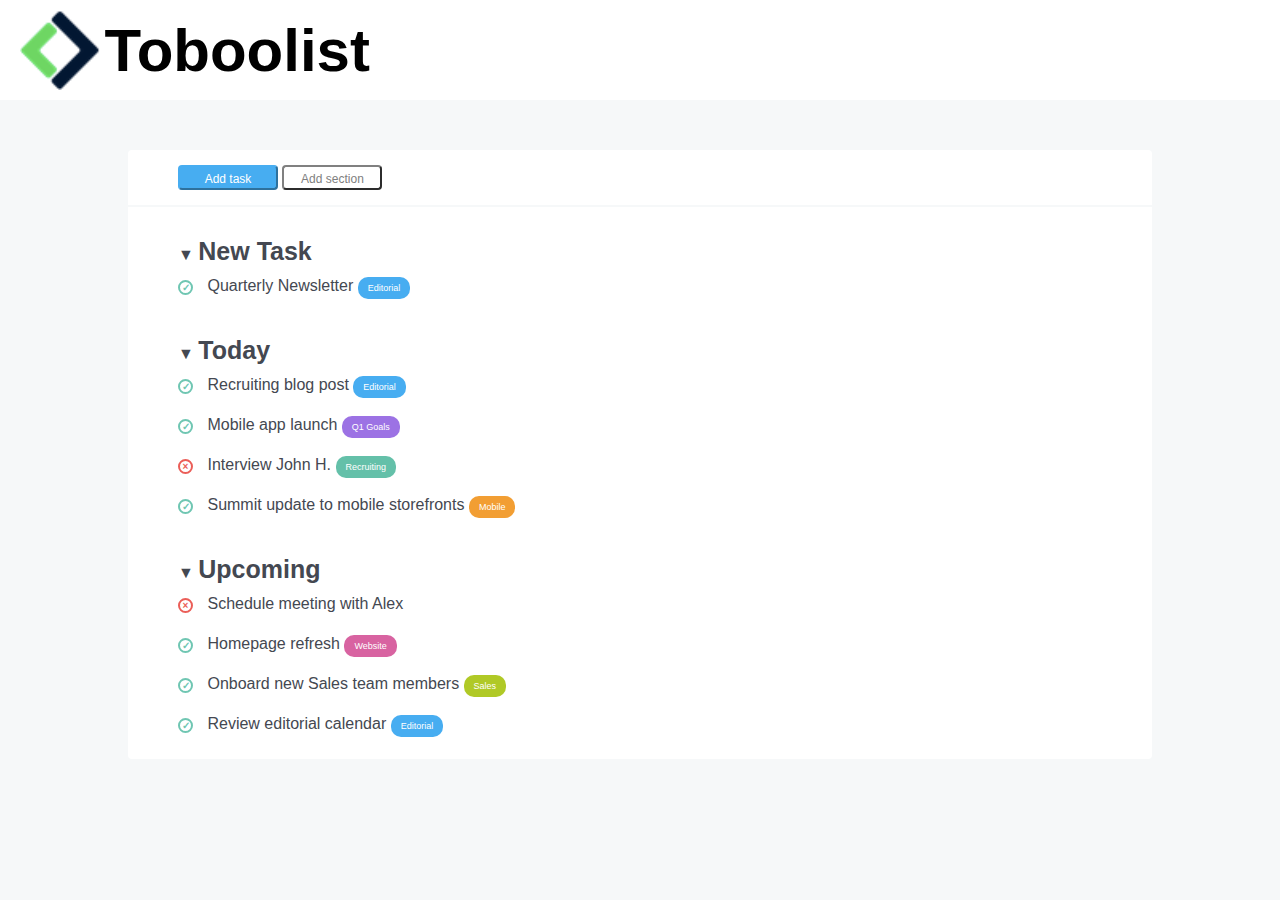
<file: index.html>
<!DOCTYPE html>
<html lang="en">
<head>
    <meta charset="UTF-8">
    <meta http-equiv="X-UA-Compatible" content="IE=edge">
    <meta name="viewport" content="width=device-width, initial-scale=1.0">
    <title>Toboolist</title>
    <link rel="stylesheet" href="./css/style.css">
</head>
<body>
    <header>
            <img src="./img/Logo.png" alt="logo" id="logo-toboolist">
            <h1 id="logo-text">Toboolist</h1>
    </header>

    <main>
        <!--BUTTON AREA-->
        <div class="container1">
            <button class="button" id="button1">Add task</button>
            <button class="button" id="button2">Add section</button>
        </div>

        <!--LIST AREA-->
        <div class="container2 style1">
            <section>
                <span class="arrow">&#9660;</span>
                <span class="list-title">New Task</span>
                <br>
                <span class="check">&check;</span>
                <span class="list-item">Quarterly Newsletter</span>
                <span class="label blue-label">Editorial</span>
            </section>
            
            <section class="style2">
                <span class="arrow">&#9660;</span>
                <span class="list-title">Today</span>
                <br>
                <span class="check">&check;</span>
                <span class="list-item">Recruiting blog post</span>
                <span class="label blue-label">Editorial</span>
                <br>
                <span class="check">&check;</span>
                <span class="list-item">Mobile app launch</span>
                <span class="label purple-label">Q1 Goals</span>
                <br>
                <span class="cross">&times;</span>
                <span class="list-item">Interview John H.</span>
                <span class="label green-label">Recruiting</span>
                <br>
                <span class="check">&check;</span>
                <span class="list-item">Summit update to mobile storefronts</span>
                <span class="label orange-label">Mobile</span>
            </section>

            <section class="style2">
                <span class="arrow">&#9660;</span>
                <span class="list-title">Upcoming</span>
                <br>
                <span class="cross">&times;</span>
                <span class="list-item">Schedule meeting with Alex</span>
                <br>
                <span class="check">&check;</span>
                <span class="list-item">Homepage refresh</span>
                <span class="label pink-label">Website</span>
                <br>
                <span class="check">&check;</span>
                <span class="list-item">Onboard new Sales team members</span>
                <span class="label pea-green-label">Sales</span>
                <br>
                <span class="check">&check;</span>
                <span class="list-item">Review editorial calendar</span>
                <span class="label blue-label">Editorial</span>
            </section>
        </div>
    </main>  
</body>
</html>
</file>
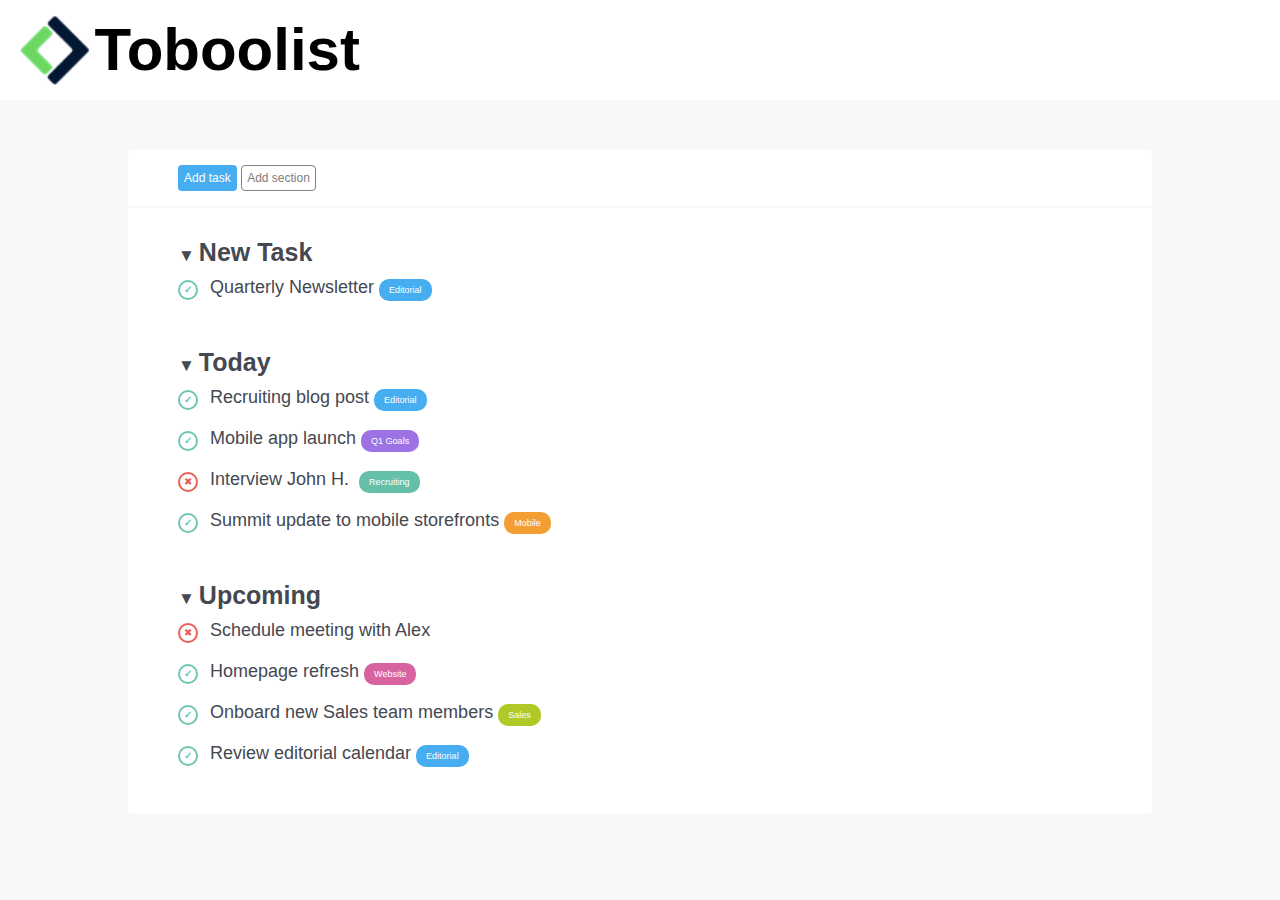
<file: bonus/index.html>
<!DOCTYPE html>
<html lang="en">
<head>
    <meta charset="UTF-8">
    <meta http-equiv="X-UA-Compatible" content="IE=edge">
    <meta name="viewport" content="width=device-width, initial-scale=1.0">
    <title>IMPROVEMENT - Toboolist</title>
    <link rel="stylesheet" href="./css/style.css">
</head>
<body>
    <header>
            <img src="./img/Logo.png" alt="logo" id="logo-toboolist">
            <h1 id="logo-text">Toboolist</h1>
    </header>

    
    <main>
        <!--BUTTON AREA-->
        <div class="container1">
            <button class="button" id="button1">Add task</button>
            <button class="button" id="button2">Add section</button>
        </div>

        <!--LIST AREA-->
        <div class="container2">
            <section>
                <h3 class="arrow list-title">New Task</h3>
                <ul>
                    <li class="circle check list-item">Quarterly Newsletter<span class="label blue-label">Editorial</span></li>
                </ul>
            </section>
            
            <section>
                <h3 class=" arrow list-title">Today</h3>
                <ul>
                    <li class="circle check list-item">Recruiting blog post<span class="label blue-label">Editorial</span></li>
                    <li class="circle check list-item">Mobile app launch<span class="label purple-label">Q1 Goals</span></li>
                    <li class="circle cross list-item">Interview John H. <span class="label green-label">Recruiting</span></li>
                    <li class="circle check list-item">Summit update to mobile storefronts<span class="label orange-label">Mobile</span></li>
                </ul>
            </section>

            <section>
                <h3 class="arrow list-title">Upcoming</h3>
                <ul>
                    <li class="circle cross list-item">Schedule meeting with Alex</li>
                    <li class="circle check list-item">Homepage refresh<span class="label pink-label">Website</span></li>
                    <li class="circle check list-item">Onboard new Sales team members<span class="label pea-green-label">Sales</span></li>
                    <li class="circle check list-item">Review editorial calendar<span class="label blue-label">Editorial</span></li>
                </ul>
            </section>
        </div>
    </main>  
</body>
</html>
</file>
<file: css/style.css>
* {
    box-sizing: border-box;
    margin: 0 auto;
    padding: 0 auto;
}

/*STILE BODY*/
body {
    background-color: #f6f8f9;
    font-family: 'Arial', sans-serif;
}



/*STILE HEADER*/
header {
    background-color: white; 
    height: 100px; 
    padding: 10px 20px;
}

h1 {
    color: black;
    display: inline-block;
    font-size: 60px;
    font-weight: 900;
    vertical-align: middle;
}

#logo-toboolist {
    height: 100%;
    vertical-align: middle;
}


/*STILE MAIN*/
.container1, .container2 {
    width: 80%;
    background-color: white;
    padding: 15px 50px;
}

.container1 {
    margin-top: 50px;
    border-top-left-radius: 4px;
    border-top-right-radius: 4px;
}

.container2 {
    margin-bottom: 50px;
    border-bottom-left-radius: 4px;
    border-bottom-right-radius: 4px;
}



/*STILE BUTTON AREA*/
.button {
    width: 100px;
    height: 25px;
    border-radius: 4px;
    text-align: center;
    font-size: 12px;
    padding: 5px;  
}

#button1 {
    background-color: #47adf1;
    border-color: #47adf1;
    color: white
}

#button2 {
    color: grey;
    background-color: white;
    border-color: grey;
}



/*STILE LIST AREA*/
.style1, .style2 {
    padding-top: 30px;
    color: #444851;
}

.style1 {
    margin-top: 2px;
}


.list-title {
    font-weight:800;
    font-size: 25px;
}

.list-item {
    font-weight: 500;
    line-height: 40px;
}

.check, .cross {
  height: 15px;
  width: 15px;
  border-radius: 50%;
  display: inline-block;
  margin-right: 10px;
  color: #6fc6b2;
  font-size: 10px;
  font-weight: 700;
  text-align: center;
}

.check {
    border: 2px solid #6fc6b2;
    color: #6fc6b2;
}

.cross {
    border: 2px solid #eb5e58;
    color: #eb5e58;
}


/*STILE LABEL*/
.label {
    width: 70px;
    height: 25px;
    border-radius: 10px;
    color: white;
    text-align: center;
    font-size: 9px;
    padding: 6px 10px; 
}

.blue-label {
    background-color: #47adf1;
}

.purple-label {
    background-color: #9c72e4;
}

.green-label {
    background-color: #64c0a9;
}

.orange-label {
    background-color: #f29e33;
}

.pink-label {
    background-color: #d863a1;
}

.pea-green-label {
    background-color: #b0c926;
}
</file>
<file: bonus/css/style.css>
* {
    box-sizing: border-box;
    margin: 0 auto;
    padding: 0 auto;
}

/*STILE BODY*/
body {
    background-color: #f6f8f9;
    font-family: 'Arial', sans-serif;
}



/*STILE HEADER*/
header {
    background-color: white; 
    height: 100px; 
    padding-left: 20px;
}

h1 {
    color: black;
    display: inline;
    font-size: 60px;
    font-weight: 900;
    vertical-align: middle;
    line-height: 100px;
}

#logo-toboolist {
    height: 70px;
    vertical-align: middle;
}


/*STILE MAIN*/
.container1, .container2 {
    width: 80%;
    background-color: white;
}

.container1 {
    margin-top: 50px;
    border-top-left-radius: 4px;
    border-top-right-radius: 4px;
    padding:15px 50px;
}

.container2 {
    margin-top: 2px;
    margin-bottom: 50px;
    border-bottom-left-radius: 4px;
    border-bottom-right-radius: 4px;
    color: #444851;
    padding-left: 50px;
    padding-right: 50px;
}



/*STILE BUTTON AREA*/
.button {
    border-radius: 4px;
    border: 1px solid transparent;
    text-align: center;
    font-size: 12px;
    padding: 5px;  
}

#button1 {
    background-color: #47adf1;
    color: white
}

#button2 {
    color: grey;
    background-color: white;
    border-color: grey;
}


/*STILE LIST AREA*/
div section {
    padding-top: 30px;
}

div section:last-child {
    padding-bottom: 30px;
}

.arrow::before {
    content: '\25BC';
    font-size: 17px;
    padding-right: 4px;
}

ul {
    list-style-type: none;
    padding-inline-start: 0;
}

.list-title {
    font-weight:800;
    font-size: 25px; 
    margin-bottom: 10px;
}

.list-item {
    font-weight: 500;
    font-size: 18px;
    padding-bottom: 18px;
}

.circle::before {
  height: 12px;
  width: 12px;
  border-radius: 50%;
  display: inline-block;
  text-align: center;
  padding: 2px;
  margin-right: 12px;
}

.check::before {
    content: '\2713';
    font-size: 10px;
    font-weight: bold;
    color: #6fc6b2;
    border: 2px solid #6fc6b2;
}

.cross::before {
    content: '\2716';
    font-size: 10px;
    color: #eb5e58;
    border: 2px solid #eb5e58;
}


/*STILE LABEL*/
.label {
    width: 70px;
    height: 25px;
    border-radius: 10px;
    color: white;
    text-align: center;
    font-size: 9px;
    padding: 6px 10px; 
    margin-left: 5px;   
}


.blue-label {
    background-color: #47adf1;
}

.purple-label {
    background-color: #9c72e4;
}

.green-label {
    background-color: #64c0a9;
}

.orange-label {
    background-color: #f29e33;
}

.pink-label {
    background-color: #d863a1;
}

.pea-green-label {
    background-color: #b0c926;
}
</file>
